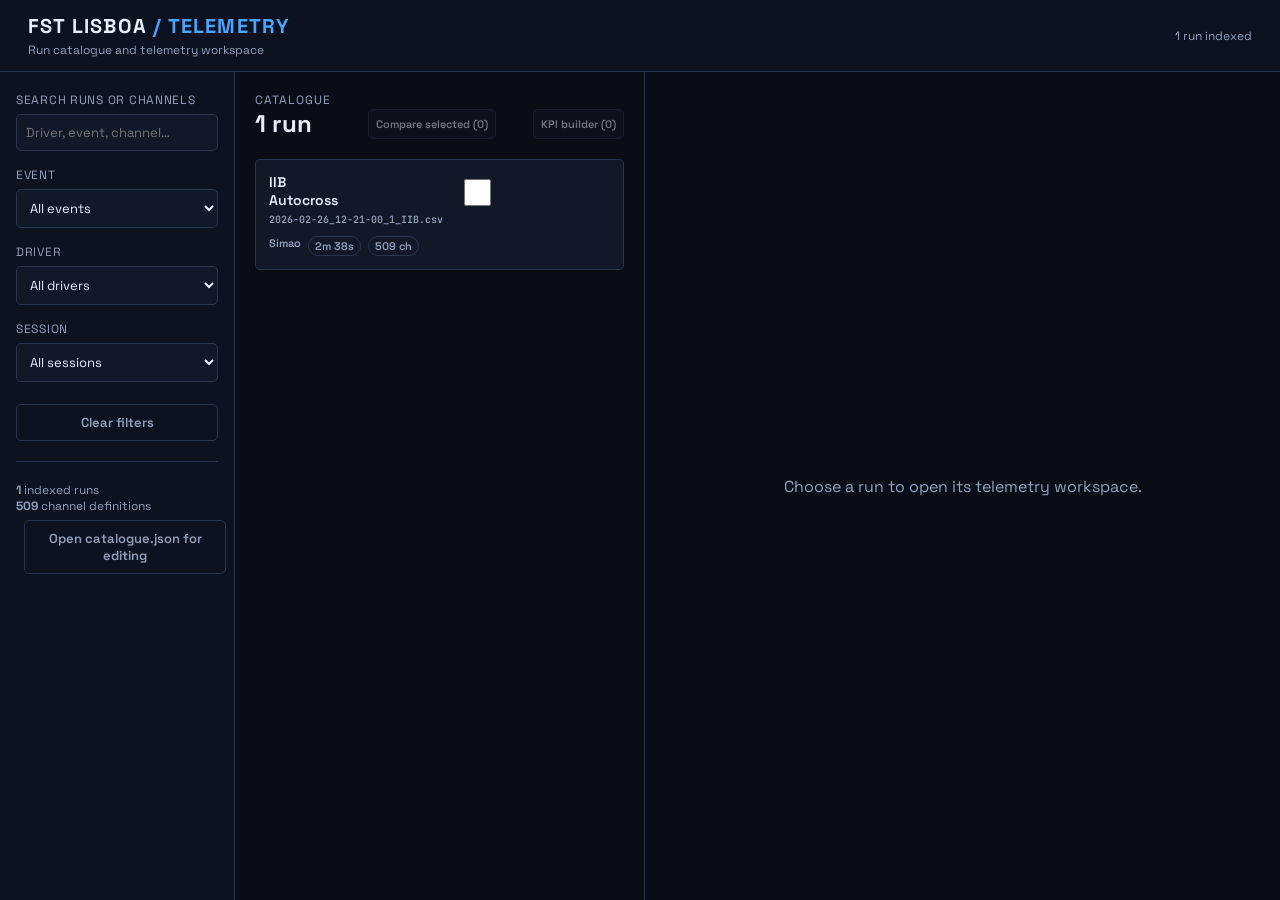
<file: index.html>
<!doctype html>
<html lang="en">
<head>
  <meta charset="utf-8">
  <meta name="viewport" content="width=device-width, initial-scale=1">
  <title>FST Lisboa — Telemetry</title>
  <link rel="preconnect" href="https://fonts.googleapis.com">
  <link href="https://fonts.googleapis.com/css2?family=Space+Grotesk:wght@500;600;700&family=JetBrains+Mono:wght@400;500&display=swap" rel="stylesheet">
  <link rel="stylesheet" href="style.css">
</head>
<body>
  <header><div><h1>FST Lisboa <span>/ telemetry</span></h1><p>Run catalogue and telemetry workspace</p></div><div id="status" role="status">Loading catalogue…</div></header>
  <main>
    <aside><label>Search runs or channels<input id="search" placeholder="Driver, event, channel…"></label><label>Event<select id="eventFilter"><option value="">All events</option></select></label><label>Driver<select id="driverFilter"><option value="">All drivers</option></select></label><label>Session<select id="sessionFilter"><option value="">All sessions</option></select></label><button id="clearFilters" class="quiet">Clear filters</button><hr><div id="summary"></div></aside>
    <section class="catalogue"><div class="section-heading"><div><p class="eyebrow">Catalogue</p><h2 id="resultCount">Runs</h2></div><button id="compareButton" disabled>Compare selected (0)</button><button id="kpiButton" disabled style="margin-top:8px;">KPI builder (0)</button></div><div id="runList" class="run-list"></div></section>
    <section class="workspace" id="workspace"><div class="empty-workspace">Choose a run to open its telemetry workspace.</div></section>
  </main>
  <script src="https://cdn.plot.ly/plotly-2.35.2.min.js"></script>
  <script src="app.js"></script>
</body>
</html>
</file>
<file: style.css>
:root{--bg:#090d16;--panel:#111827;--panel2:#192235;--line:#28354e;--text:#e8eefb;--muted:#91a0bd;--blue:#48a6ff;--green:#40d39c;font-family:"Space Grotesk",system-ui,sans-serif;color:var(--text);background:var(--bg)}
*{box-sizing:border-box}body{margin:0}header{height:72px;display:flex;align-items:center;justify-content:space-between;padding:0 28px;border-bottom:1px solid var(--line);background:#0c1220}h1,h2,h3,p{margin:0}h1{text-transform:uppercase;font-size:20px;letter-spacing:.06em}h1 span{color:var(--blue)}header p,.eyebrow,#status,label,#summary{font-size:12px;color:var(--muted)}header p{margin-top:3px}.channel small{display:block;margin-top:3px;color:var(--muted);font-size:10px;font-weight:400}.quality{display:inline-block;margin-left:5px;padding:1px 4px;border-radius:3px;font-size:9px}.quality.warn{color:#f8c85d;background:#3e3216}.quality.bad{color:#ff9d9d;background:#431f29}
main{display:grid;grid-template-columns:235px minmax(290px,410px) minmax(480px,1fr);min-height:calc(100vh - 72px)}aside{border-right:1px solid var(--line);padding:20px 16px;background:#0c1220}label{display:block;margin-bottom:16px;text-transform:uppercase;letter-spacing:.06em}input,select,button{width:100%;margin-top:6px;border:1px solid var(--line);border-radius:5px;background:var(--panel);color:var(--text);padding:9px;font:inherit;font-size:13px}button{cursor:pointer;font-weight:600}button:hover{border-color:var(--blue)}button:disabled{cursor:not-allowed;opacity:.45}.quiet{background:transparent;color:var(--muted)}hr{border:0;border-top:1px solid var(--line);margin:20px 0}
.catalogue{border-right:1px solid var(--line);padding:20px;overflow:auto;max-height:calc(100vh - 72px)}.section-heading{display:flex;justify-content:space-between;gap:10px;align-items:end;margin-bottom:14px}.section-heading button{width:auto;margin:0;font-size:11px;padding:7px}.eyebrow{text-transform:uppercase;letter-spacing:.08em}.run-list{display:grid;gap:9px}.run{width:100%;text-align:left;padding:13px;background:var(--panel);position:relative}.run.active{border-color:var(--blue);box-shadow:inset 3px 0 var(--blue)}.run.selected{background:#172942}.run-title{display:flex;justify-content:space-between;gap:6px;font-size:14px}.run small{display:block;color:var(--muted);margin-top:4px;font-family:"JetBrains Mono",monospace;font-size:10px}.run-meta{display:flex;flex-wrap:wrap;gap:7px;margin-top:10px;color:var(--muted);font-size:11px}.tag{border:1px solid var(--line);border-radius:99px;padding:2px 6px}
.workspace{padding:24px;min-width:0;overflow:auto;max-height:calc(100vh - 72px)}.empty-workspace{color:var(--muted);height:100%;display:grid;place-items:center}.run-header{display:flex;justify-content:space-between;gap:16px;border-bottom:1px solid var(--line);padding-bottom:16px}.run-header h2{font-size:21px}.run-header p{margin-top:5px;color:var(--muted);font-size:13px}.tabs{display:flex;gap:5px;border-bottom:1px solid var(--line);margin:18px 0}.tab{width:auto;border:0;border-bottom:2px solid transparent;border-radius:0;background:none;color:var(--muted);margin:0;padding:10px 12px}.tab.active{border-color:var(--blue);color:var(--text)}.overview-grid{display:grid;grid-template-columns:repeat(auto-fit,minmax(150px,1fr));gap:10px}.metric,.panel{background:var(--panel);border:1px solid var(--line);border-radius:6px;padding:13px}.metric span{display:block;color:var(--muted);font-size:11px;text-transform:uppercase}.metric strong{display:block;font-size:18px;margin-top:6px}.panel{margin-top:12px}.panel h3{font-size:14px;margin-bottom:10px}.kpis{display:grid;grid-template-columns:repeat(auto-fit,minmax(145px,1fr));gap:8px}
.channel-tools{display:flex;gap:8px}.channel-tools input{margin:0}.channel-list{max-height:460px;overflow:auto;margin-top:12px}.channel{display:flex;justify-content:space-between;gap:12px;padding:9px 4px;border-bottom:1px solid var(--line);font-family:"JetBrains Mono",monospace;font-size:12px}.channel button{width:auto;margin:0;padding:4px 8px;font-size:11px}.graph-controls{display:flex;gap:8px;align-items:center;flex-wrap:wrap}.graph-controls select{width:auto;min-width:220px;margin:0}.plot{height:540px;margin-top:12px}.notice{color:var(--muted);background:var(--panel);border:1px dashed var(--line);padding:18px;border-radius:6px;line-height:1.5}.error{color:#ff9494}
.scroll-table{max-height:510px;overflow:auto;border:1px solid var(--line);border-radius:6px;margin-top:12px}.scroll-table table{width:100%;border-collapse:collapse;font-family:"JetBrains Mono",monospace;font-size:11px}.scroll-table th{position:sticky;top:0;background:var(--panel2);color:var(--muted);text-align:left}.scroll-table th,.scroll-table td{padding:9px;border-bottom:1px solid var(--line)}textarea{display:block;width:100%;min-height:210px;margin-top:12px;padding:10px;resize:vertical;border:1px solid var(--line);border-radius:5px;background:var(--panel2);color:var(--text);font:13px "JetBrains Mono",monospace}.note-help{font-size:12px;color:var(--muted);line-height:1.5}.notes-actions{display:flex;align-items:center;justify-content:flex-end;gap:12px;margin-top:10px}.notes-actions span{font-size:12px;color:var(--green)}.notes-actions button{width:auto;margin:0}
.manual-log{margin-top:12px;background:var(--panel);border:1px solid var(--line);border-radius:6px;padding:13px}.manual-title{font-size:14px;margin-bottom:4px}.log-grid{display:grid;grid-template-columns:repeat(auto-fit,minmax(240px,1fr));gap:10px;margin-top:12px}.log-section{border:1px solid var(--line);background:var(--panel2);border-radius:5px;padding:10px}.log-section h3{font-size:12px;margin:0 0 8px;color:var(--blue);text-transform:uppercase;letter-spacing:.04em}.log-section div{display:grid;grid-template-columns:45% 55%;gap:8px;padding:4px 0;border-top:1px solid rgba(145,160,189,.12);font-size:12px}.log-section span{color:var(--muted)}.log-section strong{font-weight:500;overflow-wrap:anywhere}.placeholder{font-style:italic;color:var(--muted)}
@media(max-width:1050px){main{grid-template-columns:210px minmax(300px,1fr)}.workspace{grid-column:1/-1;border-top:1px solid var(--line);max-height:none}.catalogue{border-right:0}.workspace{min-height:700px}}@media(max-width:650px){header{padding:0 14px}main{display:block}aside,.catalogue{max-height:none;border-right:0;border-bottom:1px solid var(--line)}.workspace{min-height:600px}}
</file>
